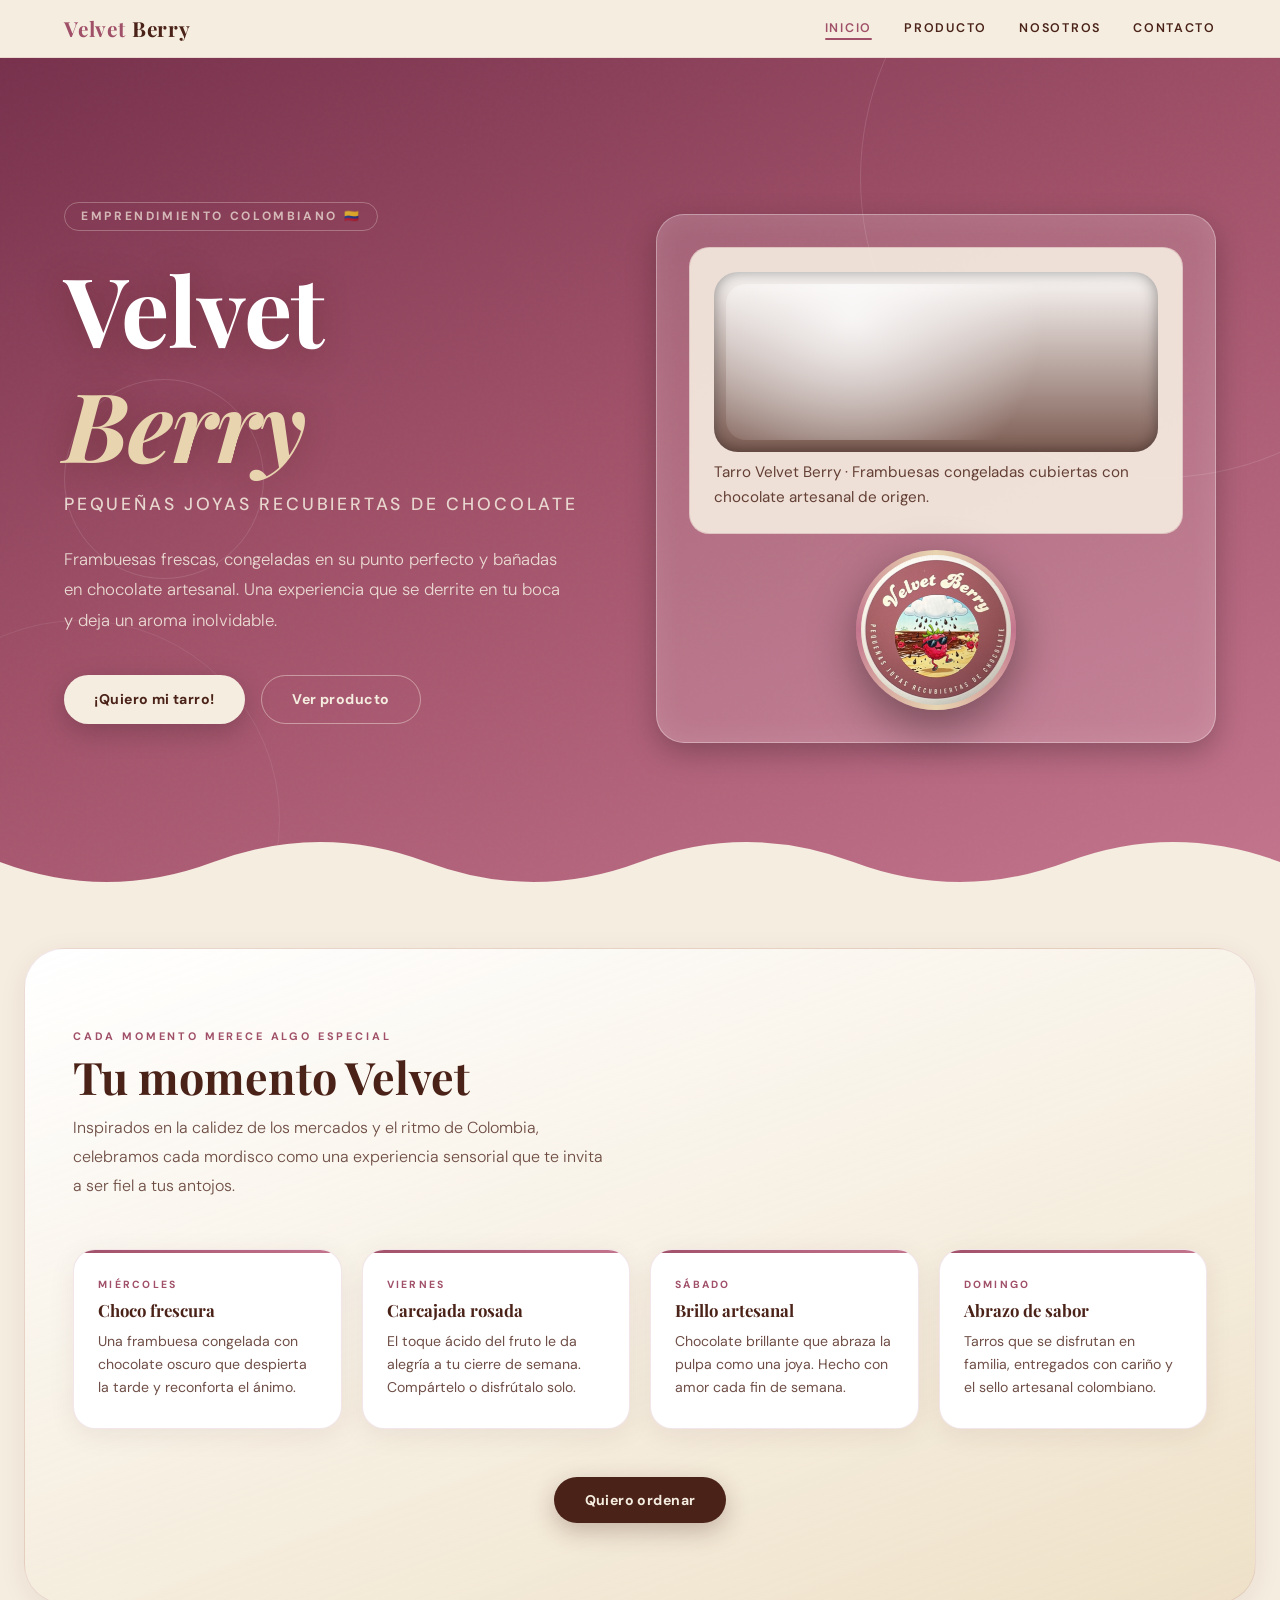
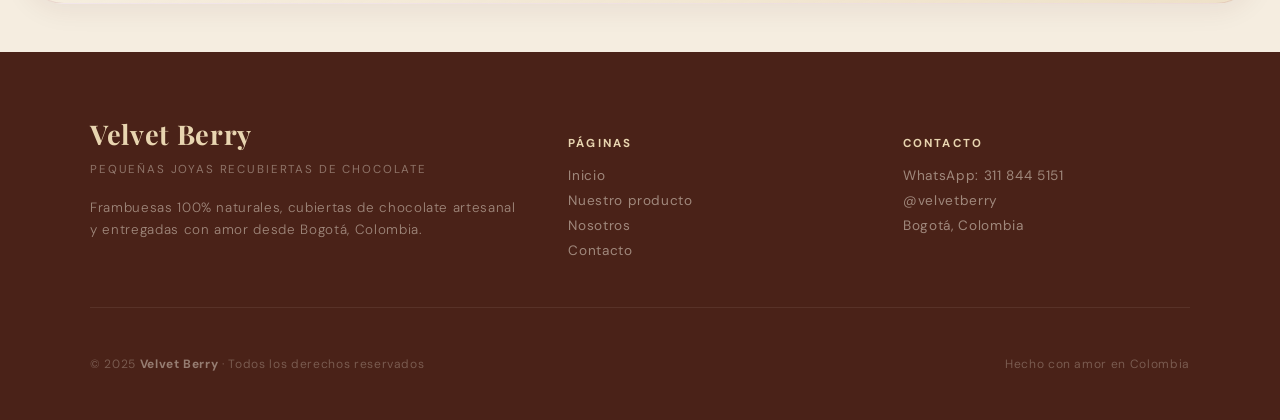
<file: index.html>
<!DOCTYPE html>
<html lang="es">
  <head>
    <meta charset="UTF-8" />
    <meta name="viewport" content="width=device-width, initial-scale=1" />
    <title>Velvet Berry · Pequeñas joyas recubiertas de chocolate</title>
    <link rel="stylesheet" href="styles.css" />
  </head>
  <body>
    <nav>
      <div class="nav-inner">
        <div class="nav-logo">Velvet <span>Berry</span></div>
        <div class="nav-links">
          <a href="index.html" class="active">Inicio</a>
          <a href="producto.html">Producto</a>
          <a href="mision.html">Nosotros</a>
          <a href="contacto.html">Contacto</a>
        </div>
      </div>
    </nav>

    <main>
      <!-- HERO — untouched -->
      <section class="hero" id="hero">
        <div class="hero-circle hero-circle-1"></div>
        <div class="hero-circle hero-circle-2"></div>
        <div class="hero-circle hero-circle-3"></div>
        <div class="hero-content">
          <div class="hero-text">
            <span class="hero-eyebrow">Emprendimiento colombiano 🇨🇴</span>
            <h1 class="hero-title">
              Velvet<br />
              <em>Berry</em>
            </h1>
            <p class="hero-tagline">Pequeñas joyas recubiertas de chocolate</p>
            <p class="hero-description">
              Frambuesas frescas, congeladas en su punto perfecto y bañadas en chocolate artesanal. Una experiencia que se derrite en tu boca y deja un aroma inolvidable.
            </p>
            <div class="hero-buttons">
              <a class="btn-primary" href="contacto.html">¡Quiero mi tarro!</a>
              <a class="btn-ghost" href="producto.html">Ver producto</a>
            </div>
          </div>
          <div class="hero-visual">
            <div class="visual-card">
              <div class="hero-jar"></div>
              <p>Tarro Velvet Berry · Frambuesas congeladas cubiertas con chocolate artesanal de origen.</p>
            </div>
            <div class="hero-logo-wrap">
              <div class="logo-ring">
                <img src="Logo velvet berry.jpeg" alt="Logo Velvet Berry" />
              </div>
            </div>
          </div>
        </div>
        <svg class="drip-top" viewBox="0 0 1440 80" preserveAspectRatio="none" fill="var(--secondary)" xmlns="http://www.w3.org/2000/svg">
          <path d="M0,40 Q120,80 240,40 Q360,0 480,40 Q600,80 720,40 Q840,0 960,40 Q1080,80 1200,40 Q1320,0 1440,40 L1440,80 L0,80 Z"/>
          <ellipse cx="180" cy="75" rx="8" ry="18"/>
          <ellipse cx="420" cy="72" rx="6" ry="14"/>
          <ellipse cx="680" cy="76" rx="9" ry="20"/>
          <ellipse cx="930" cy="73" rx="7" ry="16"/>
          <ellipse cx="1200" cy="75" rx="8" ry="18"/>
        </svg>
      </section>

      <!-- MOMENTOS VELVET -->
      <section class="reference-section fade-in" data-animate>
        <span class="section-eyebrow">Cada momento merece algo especial</span>
        <h3 class="section-heading">Tu momento Velvet</h3>
        <p class="section-lead">Inspirados en la calidez de los mercados y el ritmo de Colombia, celebramos cada mordisco como una experiencia sensorial que te invita a ser fiel a tus antojos.</p>
        <div class="reference-grid">
          <article class="reference-card fade-in" data-animate>
            <span class="day-label">Miércoles</span>
            <h4>Choco frescura</h4>
            <p>Una frambuesa congelada con chocolate oscuro que despierta la tarde y reconforta el ánimo.</p>
          </article>
          <article class="reference-card fade-in delay-1" data-animate>
            <span class="day-label">Viernes</span>
            <h4>Carcajada rosada</h4>
            <p>El toque ácido del fruto le da alegría a tu cierre de semana. Compártelo o disfrútalo solo.</p>
          </article>
          <article class="reference-card fade-in delay-2" data-animate>
            <span class="day-label">Sábado</span>
            <h4>Brillo artesanal</h4>
            <p>Chocolate brillante que abraza la pulpa como una joya. Hecho con amor cada fin de semana.</p>
          </article>
          <article class="reference-card fade-in delay-3" data-animate>
            <span class="day-label">Domingo</span>
            <h4>Abrazo de sabor</h4>
            <p>Tarros que se disfrutan en familia, entregados con cariño y el sello artesanal colombiano.</p>
          </article>
        </div>
        <div class="reference-cta">
          <a class="btn-dark" href="contacto.html">Quiero ordenar</a>
        </div>
      </section>
    </main>

    <footer>
      <div class="footer-inner">
        <div class="footer-top">
          <div>
            <span class="footer-brand-name">Velvet Berry</span>
            <p class="footer-tagline">Pequeñas joyas recubiertas de chocolate</p>
            <p class="footer-desc">Frambuesas 100% naturales, cubiertas de chocolate artesanal y entregadas con amor desde Bogotá, Colombia.</p>
          </div>
          <div class="footer-col">
            <h5>Páginas</h5>
            <ul>
              <li><a href="index.html">Inicio</a></li>
              <li><a href="producto.html">Nuestro producto</a></li>
              <li><a href="mision.html">Nosotros</a></li>
              <li><a href="contacto.html">Contacto</a></li>
            </ul>
          </div>
          <div class="footer-col">
            <h5>Contacto</h5>
            <ul>
              <li><a href="https://wa.me/573118445151">WhatsApp: 311 844 5151</a></li>
              <li><a href="https://instagram.com/velvetberry">@velvetberry</a></li>
              <li><a href="#">Bogotá, Colombia</a></li>
            </ul>
          </div>
        </div>
        <div class="footer-bottom">
          <span>© 2025 <strong>Velvet Berry</strong> · Todos los derechos reservados</span>
          <span>Hecho con amor en Colombia</span>
        </div>
      </div>
    </footer>

    <script src="scripts.js"></script>
  </body>
</html>
</file>
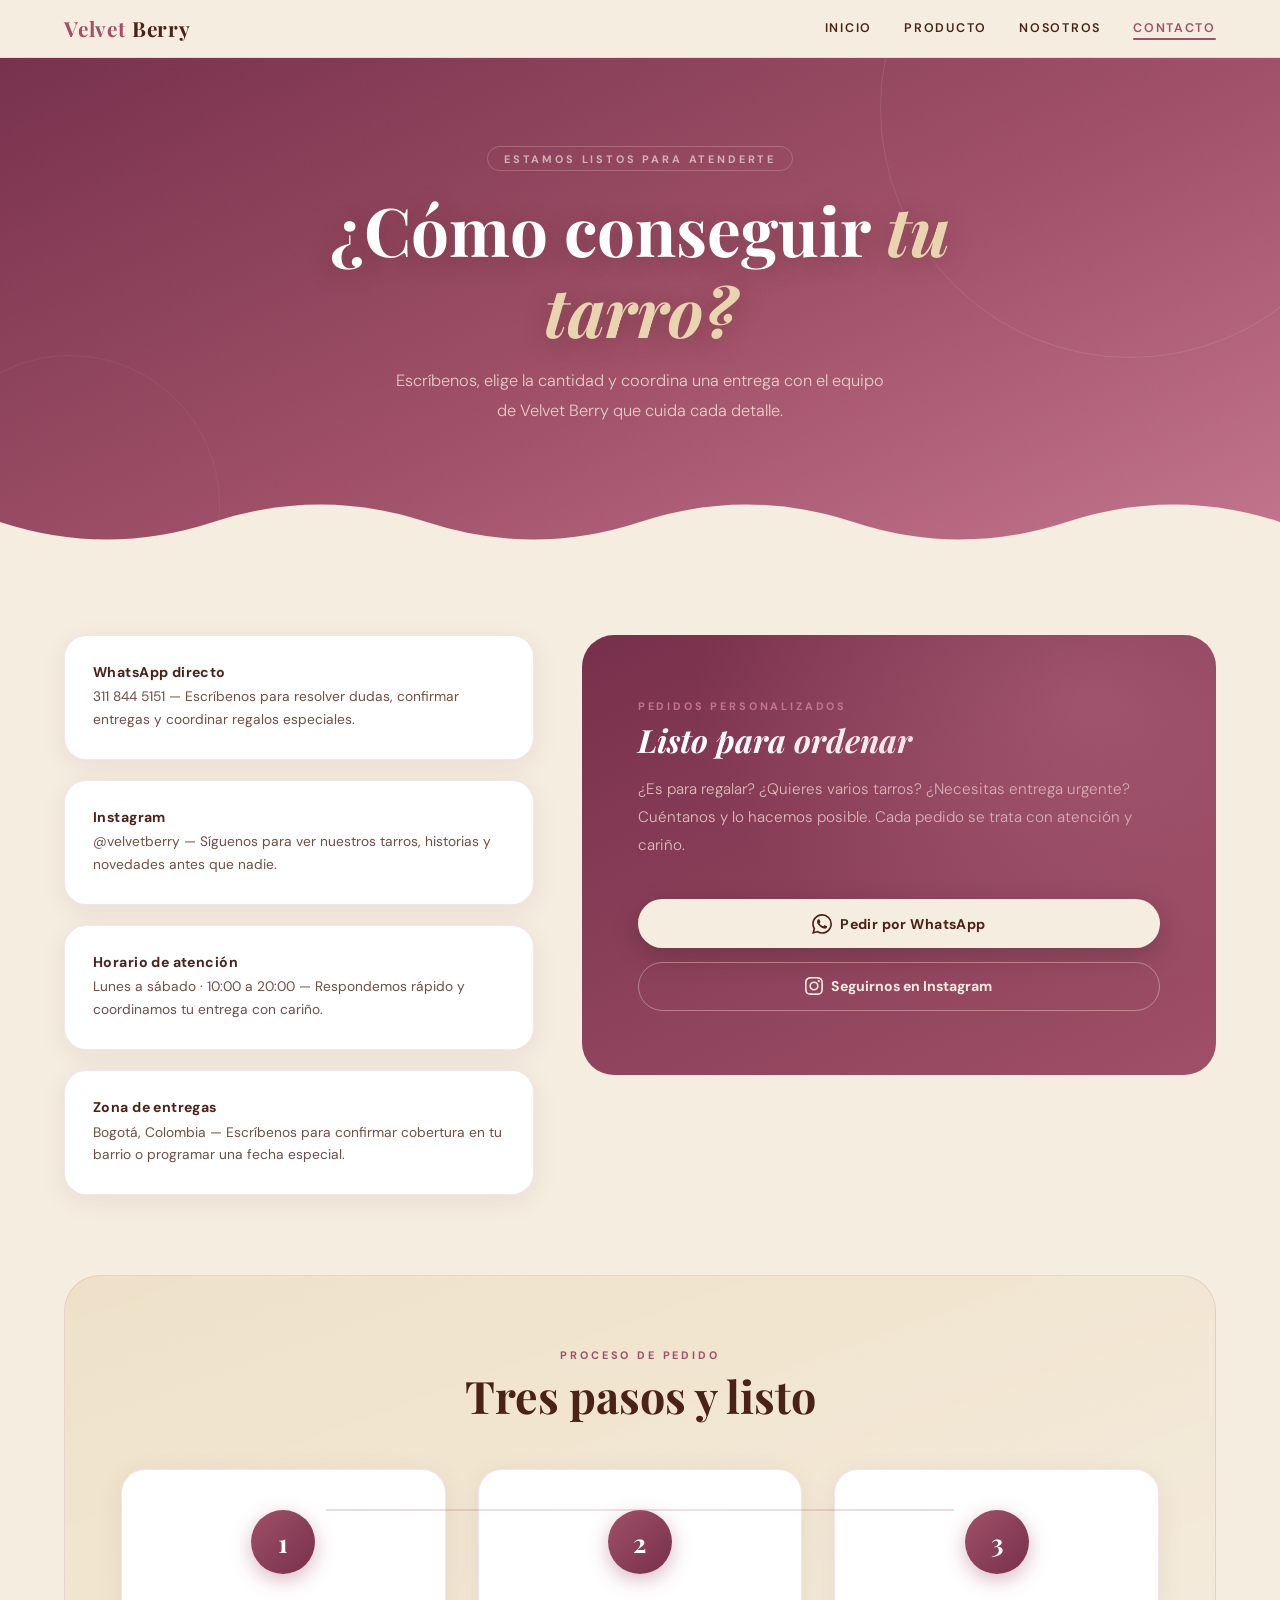
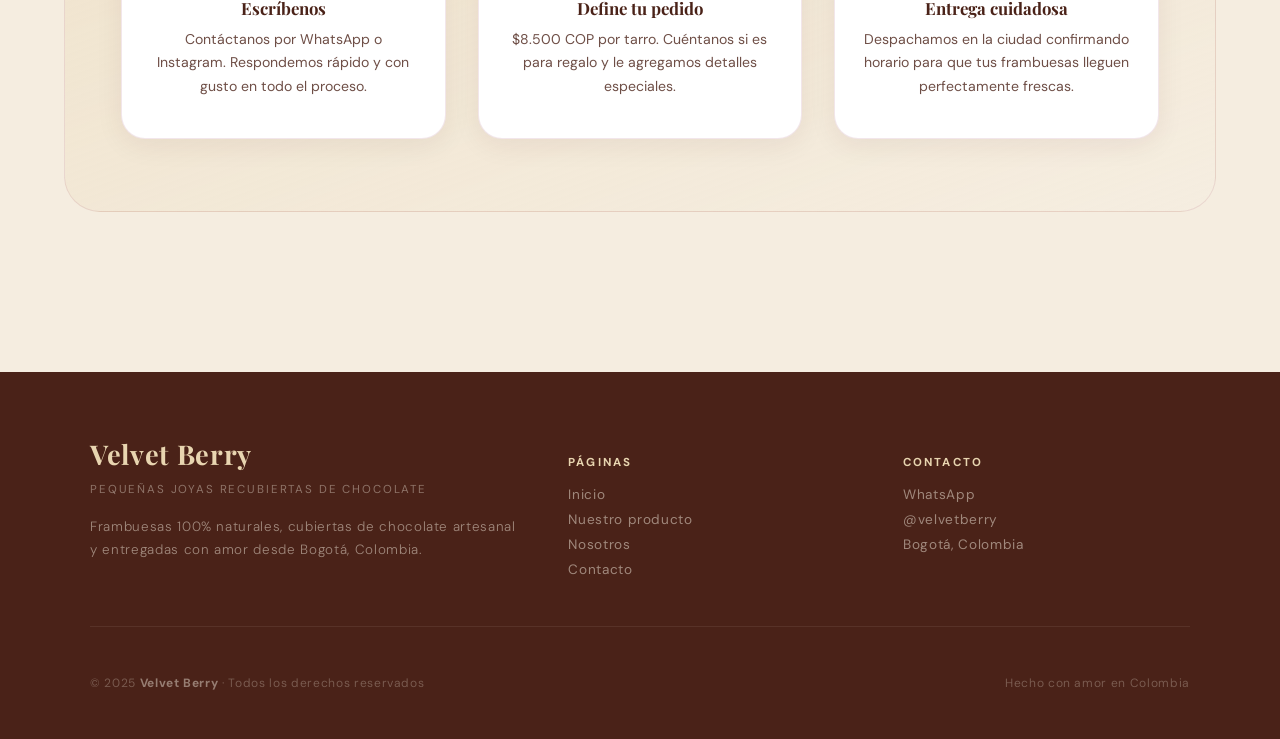
<file: contacto.html>
<!DOCTYPE html>
<html lang="es">
  <head>
    <meta charset="UTF-8" />
    <meta name="viewport" content="width=device-width, initial-scale=1" />
    <title>Contacto · Velvet Berry</title>
    <link rel="stylesheet" href="styles.css" />
  </head>
  <body>
    <nav>
      <div class="nav-inner">
        <div class="nav-logo">Velvet <span>Berry</span></div>
        <div class="nav-links">
          <a href="index.html">Inicio</a>
          <a href="producto.html">Producto</a>
          <a href="mision.html">Nosotros</a>
          <a href="contacto.html" class="active">Contacto</a>
        </div>
      </div>
    </nav>

    <main>
      <!-- PAGE BANNER -->
      <div class="page-banner">
        <div class="pb-circle pb-circle-1"></div>
        <div class="pb-circle pb-circle-2"></div>
        <div class="page-banner-content">
          <span class="page-banner-eyebrow">Estamos listos para atenderte</span>
          <h1>¿Cómo conseguir <em>tu tarro?</em></h1>
          <p>Escríbenos, elige la cantidad y coordina una entrega con el equipo de Velvet Berry que cuida cada detalle.</p>
        </div>
        <svg class="page-banner-drip" viewBox="0 0 1440 70" preserveAspectRatio="none" fill="var(--secondary)" xmlns="http://www.w3.org/2000/svg">
          <path d="M0,35 Q120,70 240,35 Q360,0 480,35 Q600,70 720,35 Q840,0 960,35 Q1080,70 1200,35 Q1320,0 1440,35 L1440,70 L0,70 Z"/>
          <ellipse cx="200" cy="65" rx="7" ry="16"/>
          <ellipse cx="500" cy="62" rx="6" ry="13"/>
          <ellipse cx="760" cy="66" rx="8" ry="18"/>
          <ellipse cx="1020" cy="63" rx="6" ry="14"/>
          <ellipse cx="1280" cy="65" rx="7" ry="16"/>
        </svg>
      </div>

      <div class="content-wrap">

        <!-- CONTACT LAYOUT -->
        <div class="contact-layout fade-in" data-animate>
          <div class="contact-info">
            <div class="contact-info-card">
              <div>
                <h4>WhatsApp directo</h4>
                <p>311 844 5151 — Escríbenos para resolver dudas, confirmar entregas y coordinar regalos especiales.</p>
              </div>
            </div>
            <div class="contact-info-card">
              <div>
                <h4>Instagram</h4>
                <p>@velvetberry — Síguenos para ver nuestros tarros, historias y novedades antes que nadie.</p>
              </div>
            </div>
            <div class="contact-info-card">
              <div>
                <h4>Horario de atención</h4>
                <p>Lunes a sábado · 10:00 a 20:00 — Respondemos rápido y coordinamos tu entrega con cariño.</p>
              </div>
            </div>
            <div class="contact-info-card">
              <div>
                <h4>Zona de entregas</h4>
                <p>Bogotá, Colombia — Escríbenos para confirmar cobertura en tu barrio o programar una fecha especial.</p>
              </div>
            </div>
          </div>

          <div class="contact-cta-panel">
            <span class="section-eyebrow">Pedidos personalizados</span>
            <h3>Listo para <em>ordenar</em></h3>
            <p>¿Es para regalar? ¿Quieres varios tarros? ¿Necesitas entrega urgente? Cuéntanos y lo hacemos posible. Cada pedido se trata con atención y cariño.</p>
            <div class="cta-buttons">
              <a class="btn-primary cta-btn-light" href="https://wa.me/573118445151" target="_blank" rel="noreferrer">
                <svg width="20" height="20" viewBox="0 0 24 24" fill="currentColor"><path d="M17.472 14.382c-.297-.149-1.758-.867-2.03-.967-.273-.099-.471-.148-.67.15-.197.297-.767.966-.94 1.164-.173.199-.347.223-.644.075-.297-.15-1.255-.463-2.39-1.475-.883-.788-1.48-1.761-1.653-2.059-.173-.297-.018-.458.13-.606.134-.133.298-.347.446-.52.149-.174.198-.298.298-.497.099-.198.05-.371-.025-.52-.075-.149-.669-1.612-.916-2.207-.242-.579-.487-.5-.669-.51-.173-.008-.371-.01-.57-.01-.198 0-.52.074-.792.372-.272.297-1.04 1.016-1.04 2.479 0 1.462 1.065 2.875 1.213 3.074.149.198 2.096 3.2 5.077 4.487.709.306 1.262.489 1.694.625.712.227 1.36.195 1.871.118.571-.085 1.758-.719 2.006-1.413.248-.694.248-1.289.173-1.413-.074-.124-.272-.198-.57-.347m-5.421 7.403h-.004a9.87 9.87 0 01-5.031-1.378l-.361-.214-3.741.982.998-3.648-.235-.374a9.86 9.86 0 01-1.51-5.26c.001-5.45 4.436-9.884 9.888-9.884 2.64 0 5.122 1.03 6.988 2.898a9.825 9.825 0 012.893 6.994c-.003 5.45-4.437 9.884-9.885 9.884m8.413-18.297A11.815 11.815 0 0012.05 0C5.495 0 .16 5.335.157 11.892c0 2.096.547 4.142 1.588 5.945L.057 24l6.305-1.654a11.882 11.882 0 005.683 1.448h.005c6.554 0 11.89-5.335 11.893-11.893a11.821 11.821 0 00-3.48-8.413z"/></svg>
                Pedir por WhatsApp
              </a>
              <a class="cta-btn-border" href="https://instagram.com/velvetberry" target="_blank" rel="noreferrer">
                <svg width="18" height="18" viewBox="0 0 24 24" fill="currentColor"><path d="M12 2.163c3.204 0 3.584.012 4.85.07 3.252.148 4.771 1.691 4.919 4.919.058 1.265.069 1.645.069 4.849 0 3.205-.012 3.584-.069 4.849-.149 3.225-1.664 4.771-4.919 4.919-1.266.058-1.644.07-4.85.07-3.204 0-3.584-.012-4.849-.07-3.26-.149-4.771-1.699-4.919-4.92-.058-1.265-.07-1.644-.07-4.849 0-3.204.013-3.583.07-4.849.149-3.227 1.664-4.771 4.919-4.919 1.266-.057 1.645-.069 4.849-.069zM12 0C8.741 0 8.333.014 7.053.072 2.695.272.273 2.69.073 7.052.014 8.333 0 8.741 0 12c0 3.259.014 3.668.072 4.948.2 4.358 2.618 6.78 6.98 6.98C8.333 23.986 8.741 24 12 24c3.259 0 3.668-.014 4.948-.072 4.354-.2 6.782-2.618 6.979-6.98.059-1.28.073-1.689.073-4.948 0-3.259-.014-3.667-.072-4.947-.196-4.354-2.617-6.78-6.979-6.98C15.668.014 15.259 0 12 0zm0 5.838a6.162 6.162 0 100 12.324 6.162 6.162 0 000-12.324zM12 16a4 4 0 110-8 4 4 0 010 8zm6.406-11.845a1.44 1.44 0 100 2.881 1.44 1.44 0 000-2.881z"/></svg>
                Seguirnos en Instagram
              </a>
            </div>
          </div>
        </div>

        <!-- STEPS SECTION -->
        <div class="steps-section fade-in" data-animate>
          <span class="section-eyebrow center">Proceso de pedido</span>
          <h2 class="section-heading center">Tres pasos y listo</h2>
          <div class="steps-grid">
            <article class="step-card">
              <div class="step-number-circle">1</div>
              <h3>Escríbenos</h3>
              <p>Contáctanos por WhatsApp o Instagram. Respondemos rápido y con gusto en todo el proceso.</p>
            </article>
            <article class="step-card">
              <div class="step-number-circle">2</div>
              <h3>Define tu pedido</h3>
              <p>$8.500 COP por tarro. Cuéntanos si es para regalo y le agregamos detalles especiales.</p>
            </article>
            <article class="step-card">
              <div class="step-number-circle">3</div>
              <h3>Entrega cuidadosa</h3>
              <p>Despachamos en la ciudad confirmando horario para que tus frambuesas lleguen perfectamente frescas.</p>
            </article>
          </div>
        </div>

      </div>
    </main>

    <footer>
      <div class="footer-inner">
        <div class="footer-top">
          <div>
            <span class="footer-brand-name">Velvet Berry</span>
            <p class="footer-tagline">Pequeñas joyas recubiertas de chocolate</p>
            <p class="footer-desc">Frambuesas 100% naturales, cubiertas de chocolate artesanal y entregadas con amor desde Bogotá, Colombia.</p>
          </div>
          <div class="footer-col">
            <h5>Páginas</h5>
            <ul>
              <li><a href="index.html">Inicio</a></li>
              <li><a href="producto.html">Nuestro producto</a></li>
              <li><a href="mision.html">Nosotros</a></li>
              <li><a href="contacto.html">Contacto</a></li>
            </ul>
          </div>
          <div class="footer-col">
            <h5>Contacto</h5>
            <ul>
              <li><a href="https://wa.me/573118445151">WhatsApp</a></li>
              <li><a href="https://instagram.com/velvetberry">@velvetberry</a></li>
              <li><a href="#">Bogotá, Colombia</a></li>
            </ul>
          </div>
        </div>
        <div class="footer-bottom">
          <span>© 2025 <strong>Velvet Berry</strong> · Todos los derechos reservados</span>
          <span>Hecho con amor en Colombia</span>
        </div>
      </div>
    </footer>

    <script src="scripts.js"></script>
  </body>
</html>
</file>
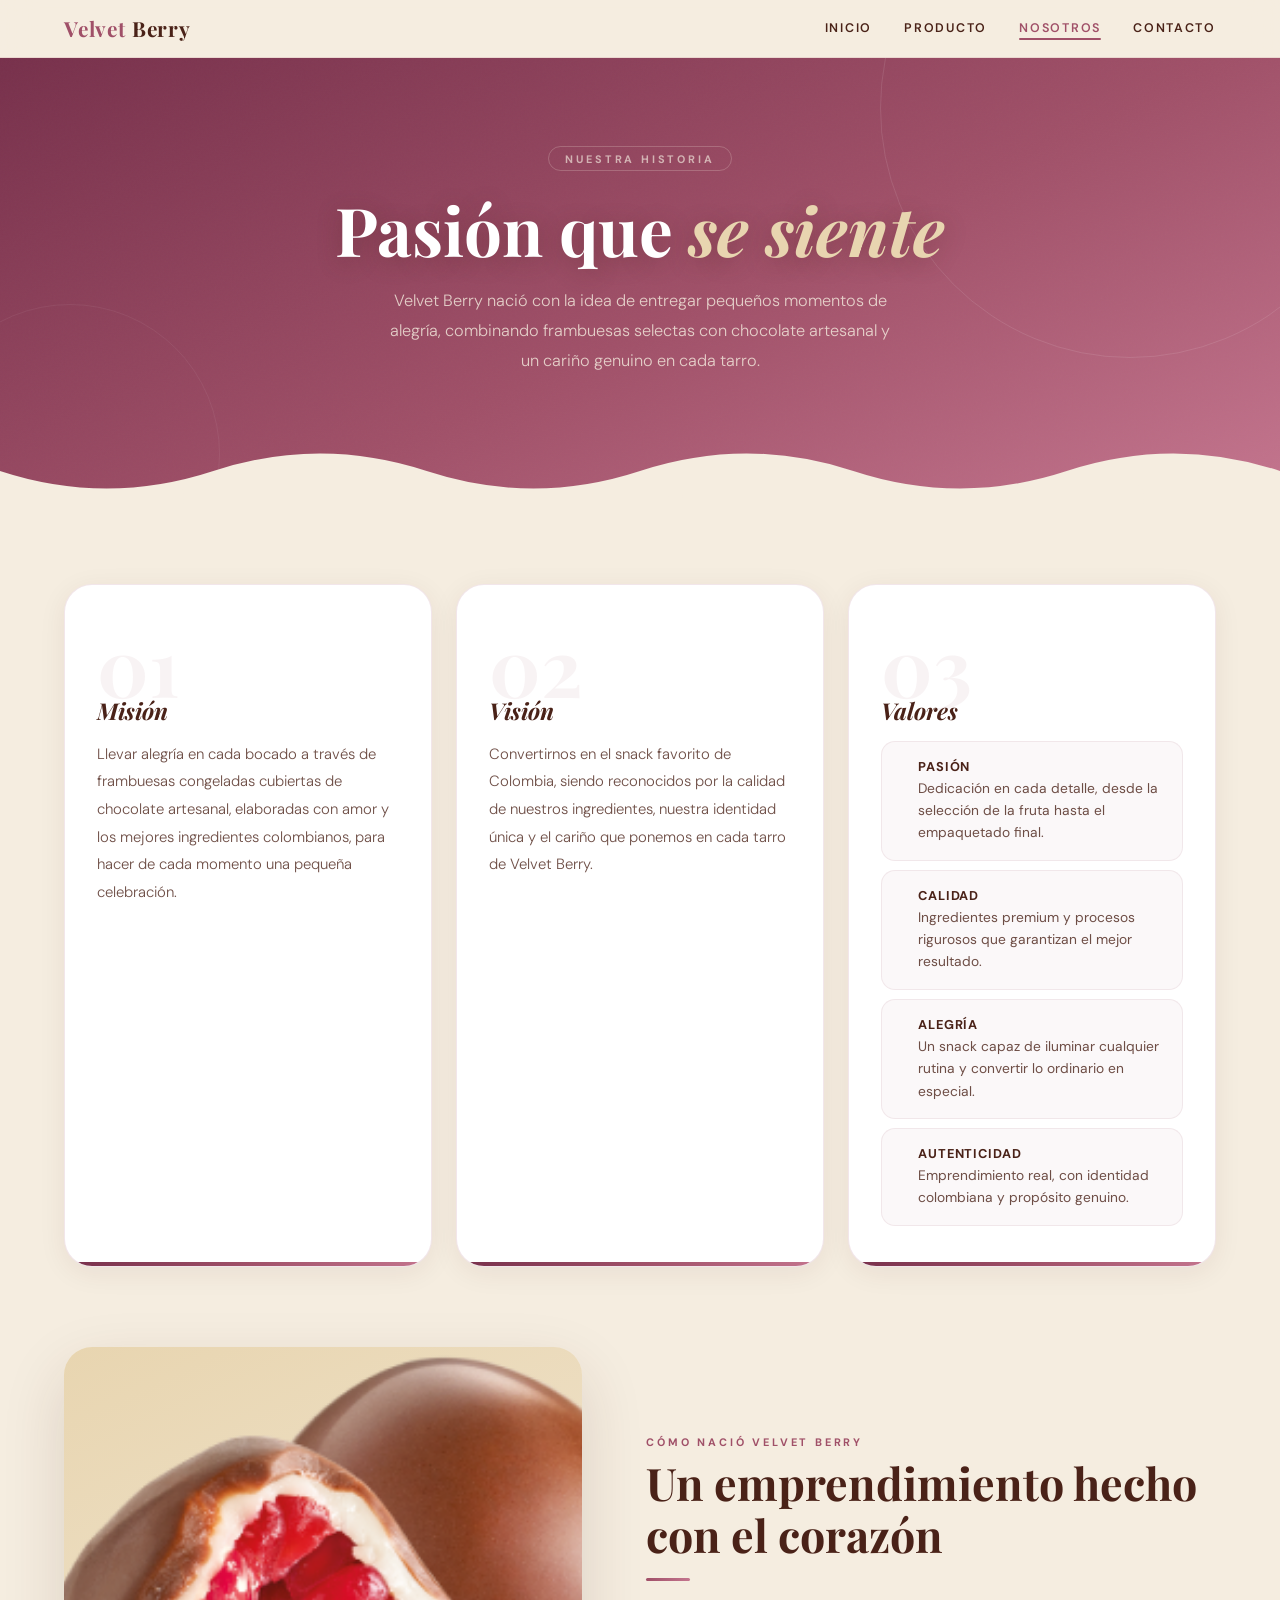
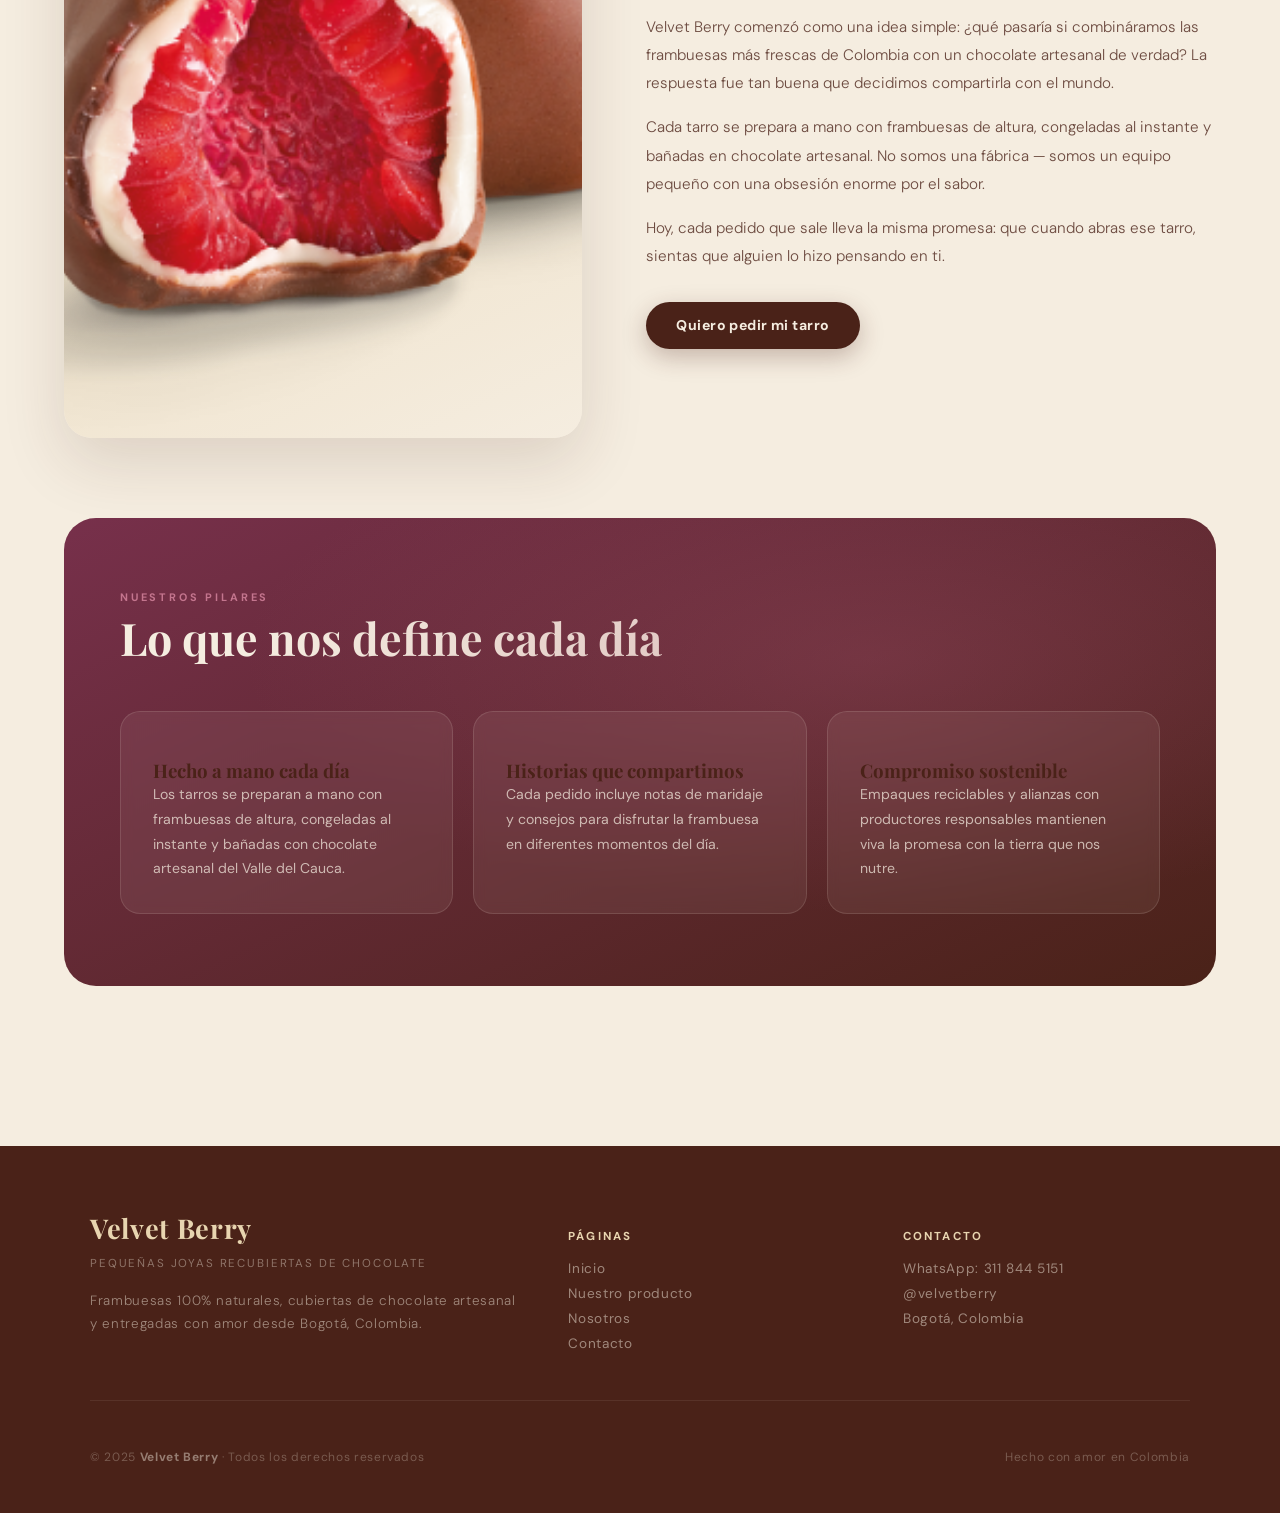
<file: mision.html>
<!DOCTYPE html>
<html lang="es">
  <head>
    <meta charset="UTF-8" />
    <meta name="viewport" content="width=device-width, initial-scale=1" />
    <title>Nosotros · Velvet Berry</title>
    <link rel="stylesheet" href="styles.css" />
  </head>
  <body>
    <nav>
      <div class="nav-inner">
        <div class="nav-logo">Velvet <span>Berry</span></div>
        <div class="nav-links">
          <a href="index.html">Inicio</a>
          <a href="producto.html">Producto</a>
          <a href="mision.html" class="active">Nosotros</a>
          <a href="contacto.html">Contacto</a>
        </div>
      </div>
    </nav>

    <main>
      <!-- PAGE BANNER -->
      <div class="page-banner">
        <div class="pb-circle pb-circle-1"></div>
        <div class="pb-circle pb-circle-2"></div>
        <div class="page-banner-content">
          <span class="page-banner-eyebrow">Nuestra historia</span>
          <h1>Pasión que <em>se siente</em></h1>
          <p>Velvet Berry nació con la idea de entregar pequeños momentos de alegría, combinando frambuesas selectas con chocolate artesanal y un cariño genuino en cada tarro.</p>
        </div>
        <svg class="page-banner-drip" viewBox="0 0 1440 70" preserveAspectRatio="none" fill="var(--secondary)" xmlns="http://www.w3.org/2000/svg">
          <path d="M0,35 Q120,70 240,35 Q360,0 480,35 Q600,70 720,35 Q840,0 960,35 Q1080,70 1200,35 Q1320,0 1440,35 L1440,70 L0,70 Z"/>
          <ellipse cx="200" cy="65" rx="7" ry="16"/>
          <ellipse cx="500" cy="62" rx="6" ry="13"/>
          <ellipse cx="760" cy="66" rx="8" ry="18"/>
          <ellipse cx="1020" cy="63" rx="6" ry="14"/>
          <ellipse cx="1280" cy="65" rx="7" ry="16"/>
        </svg>
      </div>

      <div class="content-wrap">

        <!-- MISIÓN VISIÓN VALORES -->
        <div class="mvv-grid">
          <article class="mvv-card fade-in" data-animate>
            <span class="mvv-number">01</span>
            <h3>Misión</h3>
            <p>Llevar alegría en cada bocado a través de frambuesas congeladas cubiertas de chocolate artesanal, elaboradas con amor y los mejores ingredientes colombianos, para hacer de cada momento una pequeña celebración.</p>
          </article>
          <article class="mvv-card fade-in delay-1" data-animate>
            <span class="mvv-number">02</span>
            <h3>Visión</h3>
            <p>Convertirnos en el snack favorito de Colombia, siendo reconocidos por la calidad de nuestros ingredientes, nuestra identidad única y el cariño que ponemos en cada tarro de Velvet Berry.</p>
          </article>
          <article class="mvv-card fade-in delay-2" data-animate>
            <span class="mvv-number">03</span>
            <h3>Valores</h3>
            <ul class="valores-list">
              <li>
                <span class="v-icon"></span>
                <div class="valor-text">
                  <strong>Pasión</strong>
                  <span>Dedicación en cada detalle, desde la selección de la fruta hasta el empaquetado final.</span>
                </div>
              </li>
              <li>
                <span class="v-icon"></span>
                <div class="valor-text">
                  <strong>Calidad</strong>
                  <span>Ingredientes premium y procesos rigurosos que garantizan el mejor resultado.</span>
                </div>
              </li>
              <li>
                <span class="v-icon"></span>
                <div class="valor-text">
                  <strong>Alegría</strong>
                  <span>Un snack capaz de iluminar cualquier rutina y convertir lo ordinario en especial.</span>
                </div>
              </li>
              <li>
                <span class="v-icon"></span>
                <div class="valor-text">
                  <strong>Autenticidad</strong>
                  <span>Emprendimiento real, con identidad colombiana y propósito genuino.</span>
                </div>
              </li>
            </ul>
          </article>
        </div>

        <!-- STORY SECTION -->
        <div class="story-section fade-in" data-animate>
          <div class="story-image">
            <img src="franuis-portada.png" alt="Velvet Berry — frambuesas con chocolate" />
          </div>
          <div class="story-text">
            <span class="section-eyebrow">Cómo nació Velvet Berry</span>
            <h2 class="section-heading">Un emprendimiento hecho con el corazón</h2>
            <div class="section-divider"></div>
            <p>Velvet Berry comenzó como una idea simple: ¿qué pasaría si combináramos las frambuesas más frescas de Colombia con un chocolate artesanal de verdad? La respuesta fue tan buena que decidimos compartirla con el mundo.</p>
            <p>Cada tarro se prepara a mano con frambuesas de altura, congeladas al instante y bañadas en chocolate artesanal. No somos una fábrica — somos un equipo pequeño con una obsesión enorme por el sabor.</p>
            <p style="margin-bottom: 2rem;">Hoy, cada pedido que sale lleva la misma promesa: que cuando abras ese tarro, sientas que alguien lo hizo pensando en ti.</p>
            <a class="btn-dark" href="contacto.html">Quiero pedir mi tarro</a>
          </div>
        </div>

        <!-- PILLARS BAND -->
        <div class="pillars-band fade-in" data-animate>
          <span class="section-eyebrow">Nuestros pilares</span>
          <h2 class="section-heading">Lo que nos define cada día</h2>
          <div class="pillars-grid">
            <div class="pillar-card">
              <span class="pillar-icon"></span>
              <h3>Hecho a mano cada día</h3>
              <p>Los tarros se preparan a mano con frambuesas de altura, congeladas al instante y bañadas con chocolate artesanal del Valle del Cauca.</p>
            </div>
            <div class="pillar-card">
              <span class="pillar-icon"></span>
              <h3>Historias que compartimos</h3>
              <p>Cada pedido incluye notas de maridaje y consejos para disfrutar la frambuesa en diferentes momentos del día.</p>
            </div>
            <div class="pillar-card">
              <span class="pillar-icon"></span>
              <h3>Compromiso sostenible</h3>
              <p>Empaques reciclables y alianzas con productores responsables mantienen viva la promesa con la tierra que nos nutre.</p>
            </div>
          </div>
        </div>

      </div>
    </main>

    <footer>
      <div class="footer-inner">
        <div class="footer-top">
          <div>
            <span class="footer-brand-name">Velvet Berry</span>
            <p class="footer-tagline">Pequeñas joyas recubiertas de chocolate</p>
            <p class="footer-desc">Frambuesas 100% naturales, cubiertas de chocolate artesanal y entregadas con amor desde Bogotá, Colombia.</p>
          </div>
          <div class="footer-col">
            <h5>Páginas</h5>
            <ul>
              <li><a href="index.html">Inicio</a></li>
              <li><a href="producto.html">Nuestro producto</a></li>
              <li><a href="mision.html">Nosotros</a></li>
              <li><a href="contacto.html">Contacto</a></li>
            </ul>
          </div>
          <div class="footer-col">
            <h5>Contacto</h5>
            <ul>
              <li><a href="https://wa.me/573118445151">WhatsApp: 311 844 5151</a></li>
              <li><a href="https://instagram.com/velvetberry">@velvetberry</a></li>
              <li><a href="#">Bogotá, Colombia</a></li>
            </ul>
          </div>
        </div>
        <div class="footer-bottom">
          <span>© 2025 <strong>Velvet Berry</strong> · Todos los derechos reservados</span>
          <span>Hecho con amor en Colombia</span>
        </div>
      </div>
    </footer>

    <script src="scripts.js"></script>
  </body>
</html>
</file>
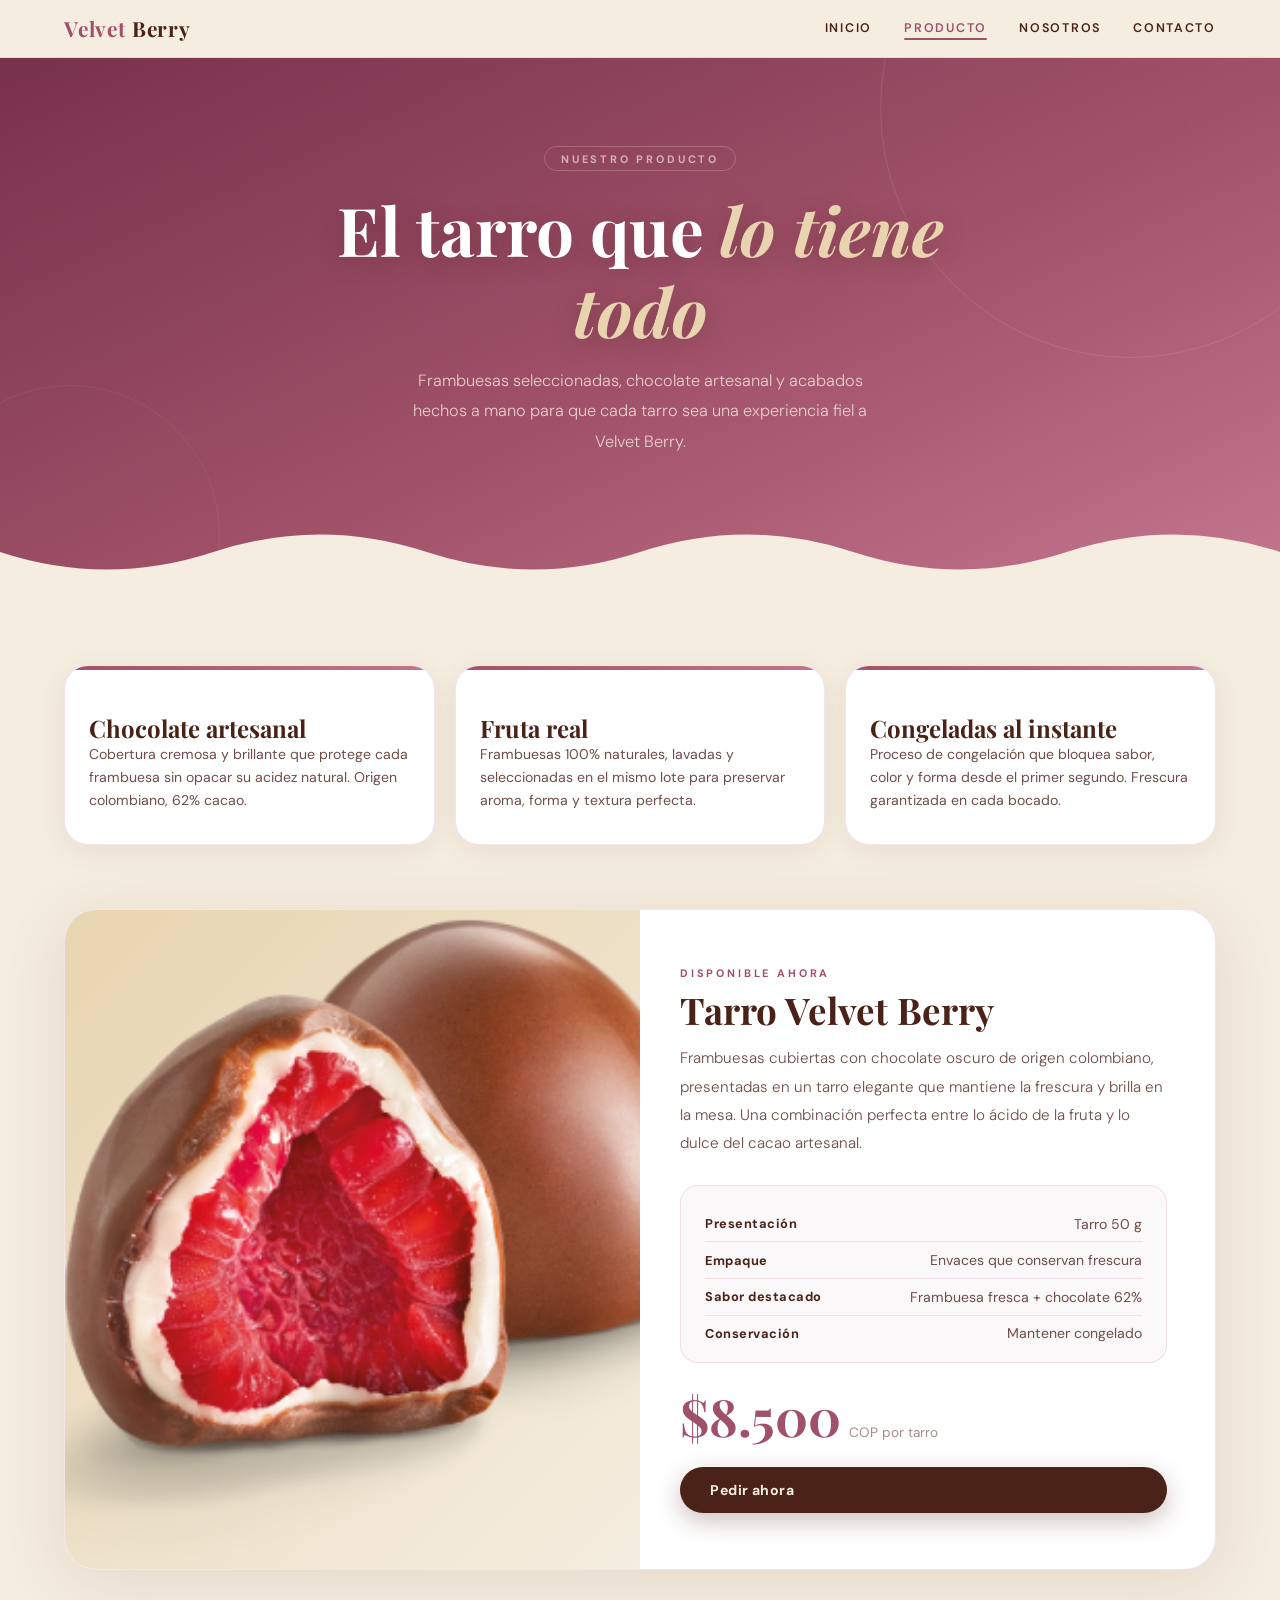
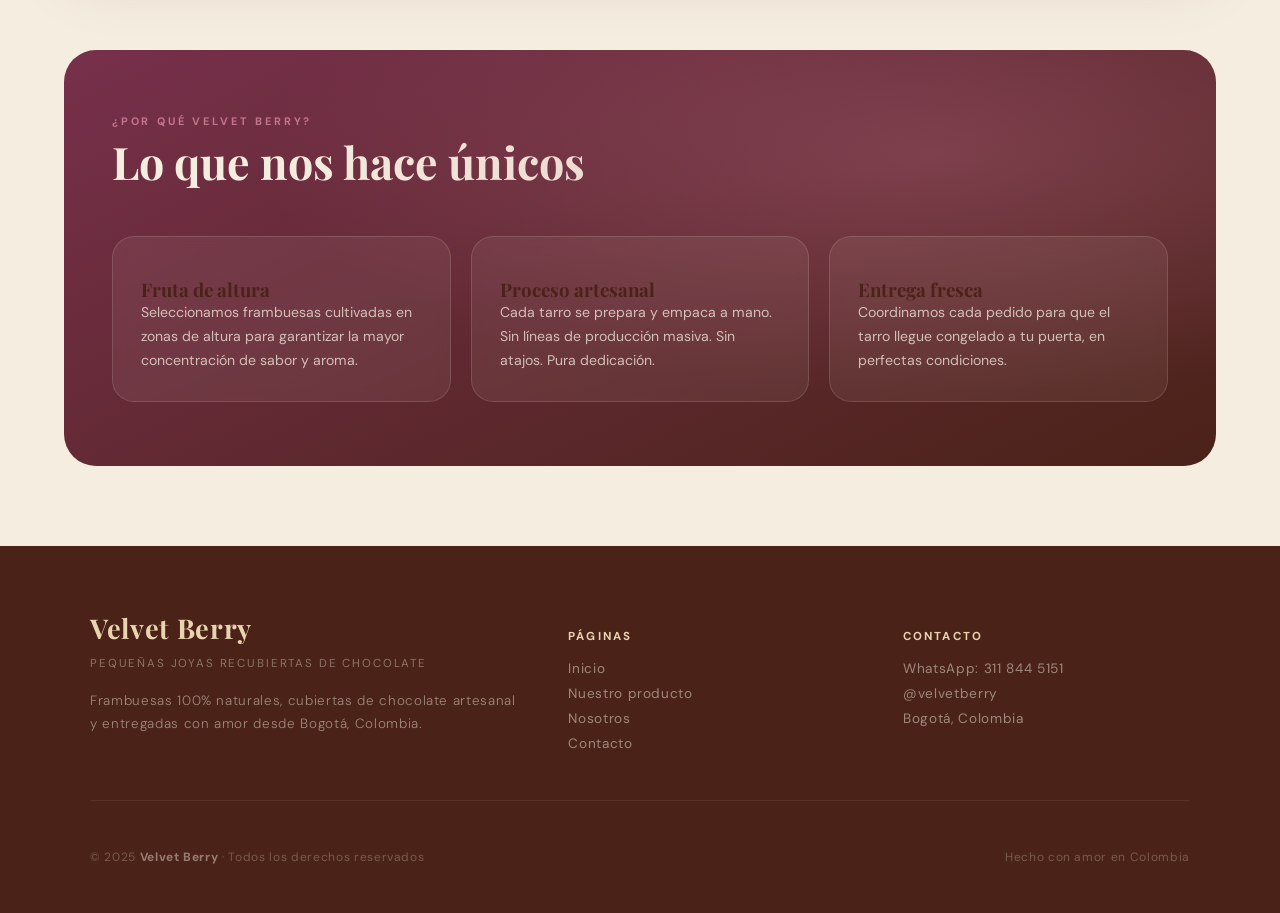
<file: producto.html>
<!DOCTYPE html>
<html lang="es">
  <head>
    <meta charset="UTF-8" />
    <meta name="viewport" content="width=device-width, initial-scale=1" />
    <title>Producto · Velvet Berry</title>
    <link rel="stylesheet" href="styles.css" />
  </head>
  <body>
    <nav>
      <div class="nav-inner">
        <div class="nav-logo">Velvet <span>Berry</span></div>
        <div class="nav-links">
          <a href="index.html">Inicio</a>
          <a href="producto.html" class="active">Producto</a>
          <a href="mision.html">Nosotros</a>
          <a href="contacto.html">Contacto</a>
        </div>
      </div>
    </nav>

    <main>
      <!-- PAGE BANNER -->
      <div class="page-banner">
        <div class="pb-circle pb-circle-1"></div>
        <div class="pb-circle pb-circle-2"></div>
        <div class="page-banner-content">
          <span class="page-banner-eyebrow">Nuestro producto</span>
          <h1>El tarro que <em>lo tiene todo</em></h1>
          <p>Frambuesas seleccionadas, chocolate artesanal y acabados hechos a mano para que cada tarro sea una experiencia fiel a Velvet Berry.</p>
        </div>
        <svg class="page-banner-drip" viewBox="0 0 1440 70" preserveAspectRatio="none" fill="var(--secondary)" xmlns="http://www.w3.org/2000/svg">
          <path d="M0,35 Q120,70 240,35 Q360,0 480,35 Q600,70 720,35 Q840,0 960,35 Q1080,70 1200,35 Q1320,0 1440,35 L1440,70 L0,70 Z"/>
          <ellipse cx="200" cy="65" rx="7" ry="16"/>
          <ellipse cx="500" cy="62" rx="6" ry="13"/>
          <ellipse cx="760" cy="66" rx="8" ry="18"/>
          <ellipse cx="1020" cy="63" rx="6" ry="14"/>
          <ellipse cx="1280" cy="65" rx="7" ry="16"/>
        </svg>
      </div>

      <!-- FEATURES STRIP -->
      <div class="content-wrap">
        <div class="features-strip">
          <article class="feature-card fade-in" data-animate>
            <span class="feature-icon"></span>
            <h2>Chocolate artesanal</h2>
            <p>Cobertura cremosa y brillante que protege cada frambuesa sin opacar su acidez natural. Origen colombiano, 62% cacao.</p>
          </article>
          <article class="feature-card fade-in delay-1" data-animate>
            <span class="feature-icon"></span>
            <h2>Fruta real</h2>
            <p>Frambuesas 100% naturales, lavadas y seleccionadas en el mismo lote para preservar aroma, forma y textura perfecta.</p>
          </article>
          <article class="feature-card fade-in delay-2" data-animate>
            <span class="feature-icon"></span>
            <h2>Congeladas al instante</h2>
            <p>Proceso de congelación que bloquea sabor, color y forma desde el primer segundo. Frescura garantizada en cada bocado.</p>
          </article>
        </div>

        <!-- PRODUCT SHOWCASE -->
        <div class="product-showcase fade-in" data-animate>
          <div class="product-image-wrap">
            <img src="franuis-portada.png" alt="Frambuesas cubiertas de chocolate Velvet Berry" />
          </div>
          <div class="product-info">
            <span class="section-eyebrow">Disponible ahora</span>
            <h2 class="product-title">Tarro Velvet Berry</h2>
            <p class="product-description">
              Frambuesas cubiertas con chocolate oscuro de origen colombiano, presentadas en un tarro elegante que mantiene la frescura y brilla en la mesa. Una combinación perfecta entre lo ácido de la fruta y lo dulce del cacao artesanal.
            </p>
            <div class="product-specs">
              <div class="spec-row">
                <span class="spec-label">Presentación</span>
                <span class="spec-value">Tarro 50 g</span>
              </div>
              <div class="spec-row">
                <span class="spec-label">Empaque</span>
                <span class="spec-value">Envaces que conservan frescura</span>
              </div>
              <div class="spec-row">
                <span class="spec-label">Sabor destacado</span>
                <span class="spec-value">Frambuesa fresca + chocolate 62%</span>
              </div>
              <div class="spec-row">
                <span class="spec-label">Conservación</span>
                <span class="spec-value">Mantener congelado</span>
              </div>
            </div>
            <div class="product-price-row">
              <span class="product-price">$8.500</span>
              <span class="product-price-unit">COP por tarro</span>
            </div>
            <a class="btn-dark" href="contacto.html">Pedir ahora</a>
          </div>
        </div>

        <!-- BENEFITS BAND -->
        <div class="benefits-band fade-in" data-animate>
          <span class="section-eyebrow">¿Por qué Velvet Berry?</span>
          <h2 class="section-heading">Lo que nos hace únicos</h2>
          <div class="benefits-grid">
            <div class="benefit-card">
              <span class="benefit-icon"></span>
              <h3>Fruta de altura</h3>
              <p>Seleccionamos frambuesas cultivadas en zonas de altura para garantizar la mayor concentración de sabor y aroma.</p>
            </div>
            <div class="benefit-card">
              <span class="benefit-icon"></span>
              <h3>Proceso artesanal</h3>
              <p>Cada tarro se prepara y empaca a mano. Sin líneas de producción masiva. Sin atajos. Pura dedicación.</p>
            </div>
            <div class="benefit-card">
              <span class="benefit-icon"></span>
              <h3>Entrega fresca</h3>
              <p>Coordinamos cada pedido para que el tarro llegue congelado a tu puerta, en perfectas condiciones.</p>
            </div>
          </div>
        </div>
      </div>
    </main>

    <footer>
      <div class="footer-inner">
        <div class="footer-top">
          <div>
            <span class="footer-brand-name">Velvet Berry</span>
            <p class="footer-tagline">Pequeñas joyas recubiertas de chocolate</p>
            <p class="footer-desc">Frambuesas 100% naturales, cubiertas de chocolate artesanal y entregadas con amor desde Bogotá, Colombia.</p>
          </div>
          <div class="footer-col">
            <h5>Páginas</h5>
            <ul>
              <li><a href="index.html">Inicio</a></li>
              <li><a href="producto.html">Nuestro producto</a></li>
              <li><a href="mision.html">Nosotros</a></li>
              <li><a href="contacto.html">Contacto</a></li>
            </ul>
          </div>
          <div class="footer-col">
            <h5>Contacto</h5>
            <ul>
              <li><a href="https://wa.me/573118445151">WhatsApp: 311 844 5151</a></li>
              <li><a href="https://instagram.com/velvetberry">@velvetberry</a></li>
              <li><a href="#">Bogotá, Colombia</a></li>
            </ul>
          </div>
        </div>
        <div class="footer-bottom">
          <span>© 2025 <strong>Velvet Berry</strong> · Todos los derechos reservados</span>
          <span>Hecho con amor en Colombia</span>
        </div>
      </div>
    </footer>

    <script src="scripts.js"></script>
  </body>
</html>
</file>
<file: styles.css>
@import url("https://fonts.googleapis.com/css2?family=Playfair+Display:ital,wght@0,400;0,500;0,700;1,400;1,700&family=DM+Sans:opsz,wght@9..40,300;9..40,400;9..40,500;9..40,600;9..40,700&display=swap");

:root {
  --primary: #a05068;
  --primary-light: #c4758e;
  --primary-dark: #77304b;
  --secondary: #f5ede0;
  --accent: #4a2218;
  --sand: #e8d5b0;
  --sand-dark: #d4bc90;
  --white: #ffffff;
  --text-muted: rgba(74,34,24,0.5);
  --text-body: rgba(74,34,24,0.8);
  --border: rgba(160,80,104,0.14);
  --card-shadow: 0 6px 28px rgba(74,34,24,0.07);
  --card-shadow-hover: 0 18px 48px rgba(74,34,24,0.13);
}

*, *::before, *::after { box-sizing: border-box; }
html { scroll-behavior: smooth; }
body {
  margin: 0;
  font-family: "DM Sans", system-ui, sans-serif;
  background: var(--secondary);
  color: var(--accent);
  overflow-x: hidden;
  -webkit-font-smoothing: antialiased;
}
h1, h2, h3, h4 { font-family: "Playfair Display", serif; line-height: 1.2; margin: 0; font-weight: 700; }
p { margin: 0 0 1rem; line-height: 1.75; }
a { color: inherit; }
img { max-width: 100%; display: block; }

/* ── NAV ── */
nav {
  position: sticky; top: 0; z-index: 100;
  background: rgba(245,237,224,0.94);
  backdrop-filter: blur(16px);
  border-bottom: 1px solid var(--border);
}
.nav-inner {
  max-width: 1200px; margin: 0 auto;
  padding: 0.9rem 1.5rem;
  display: flex; align-items: center; justify-content: space-between; gap: 1rem;
}
.nav-logo {
  font-family: "Playfair Display", serif;
  font-size: 1.3rem; font-weight: 700;
  color: var(--primary); letter-spacing: 0.04em; text-decoration: none;
}
.nav-logo span { color: var(--accent); }
.nav-links { display: flex; gap: 2rem; align-items: center; }
.nav-links a {
  color: var(--accent); text-decoration: none;
  font-size: 0.78rem; font-weight: 600;
  letter-spacing: 0.14em; text-transform: uppercase;
  transition: color 0.2s; position: relative;
}
.nav-links a::after {
  content: ''; position: absolute; bottom: -4px; left: 0;
  width: 0; height: 2px; background: var(--primary);
  transition: width 0.25s ease; border-radius: 2px;
}
.nav-links a:hover, .nav-links a.active { color: var(--primary); }
.nav-links a:hover::after, .nav-links a.active::after { width: 100%; }

/* ── PAGE BANNER (inner pages) ── */
.page-banner {
  position: relative;
  background: linear-gradient(155deg, var(--primary-dark) 0%, var(--primary) 55%, var(--primary-light) 100%);
  padding: 5.5rem 1.5rem 8rem;
  overflow: hidden; text-align: center;
}
.page-banner::before {
  content: ''; position: absolute; inset: 0;
  background-image: url("data:image/svg+xml,%3Csvg viewBox='0 0 256 256' xmlns='http://www.w3.org/2000/svg'%3E%3Cfilter id='noise'%3E%3CfeTurbulence type='fractalNoise' baseFrequency='0.9' numOctaves='4' stitchTiles='stitch'/%3E%3C/filter%3E%3Crect width='100%25' height='100%25' filter='url(%23noise)' opacity='0.06'/%3E%3C/svg%3E");
  opacity: 0.4; pointer-events: none;
}
.pb-circle {
  position: absolute; border-radius: 50%;
  border: 1px solid rgba(255,255,255,0.1); pointer-events: none;
}
.pb-circle-1 { width: 500px; height: 500px; top: -200px; right: -100px; }
.pb-circle-2 { width: 300px; height: 300px; bottom: -100px; left: -80px; border-color: rgba(255,255,255,0.06); }
.page-banner-content { position: relative; z-index: 2; max-width: 680px; margin: 0 auto; }
.page-banner-eyebrow {
  display: inline-block; font-size: 0.68rem; font-weight: 700;
  letter-spacing: 0.26em; text-transform: uppercase;
  color: rgba(245,237,224,0.65); margin-bottom: 1.1rem;
  padding: 0.3rem 1rem;
  border: 1px solid rgba(245,237,224,0.22); border-radius: 999px;
}
.page-banner h1 {
  font-size: clamp(2.6rem, 5.5vw, 4.2rem); color: var(--white);
  margin-bottom: 1rem; text-shadow: 0 4px 24px rgba(74,34,24,0.3);
}
.page-banner h1 em { font-style: italic; color: var(--sand); }
.page-banner p {
  font-size: 1.02rem; color: rgba(245,237,224,0.8);
  max-width: 500px; margin: 0 auto; font-weight: 300; line-height: 1.85;
}
.page-banner-drip {
  position: absolute; bottom: -2px; left: 0;
  width: 100%; height: 70px; z-index: 3;
}

/* ── CONTENT WRAP ── */
.content-wrap {
  max-width: 1200px; margin: 0 auto;
  padding: 5rem 1.5rem; width: 100%;
}

/* ── TYPOGRAPHY HELPERS ── */
.section-eyebrow {
  font-size: 0.68rem; font-weight: 700; letter-spacing: 0.26em;
  text-transform: uppercase; color: var(--primary);
  display: block; margin-bottom: 0.5rem;
}
.section-eyebrow.center { text-align: center; }
.section-heading {
  font-size: clamp(1.9rem, 4vw, 2.8rem); color: var(--accent);
  margin-bottom: 1rem; line-height: 1.15;
}
.section-heading.center { text-align: center; }
.section-lead {
  font-size: 1rem; color: var(--text-body);
  line-height: 1.85; font-weight: 300;
}
.section-lead.center { text-align: center; max-width: 560px; margin: 0 auto; }
.section-divider {
  width: 44px; height: 3px;
  background: linear-gradient(90deg, var(--primary), var(--primary-light));
  border-radius: 4px; margin: 1.1rem 0 2rem;
}
.section-divider.center { margin-left: auto; margin-right: auto; }

/* ── BUTTONS ── */
.btn-primary, .btn-ghost, .btn-dark, .btn-outline, .btn-whatsapp, .btn-instagram {
  padding: 0.9rem 1.9rem; border-radius: 999px;
  font-weight: 700; font-size: 0.88rem; text-decoration: none;
  display: inline-flex; align-items: center; gap: 0.5rem;
  letter-spacing: 0.03em; cursor: pointer; border: none;
  transition: transform 0.3s cubic-bezier(.34,1.56,.64,1), box-shadow 0.25s ease, background 0.2s;
  font-family: "DM Sans", sans-serif;
}
.btn-primary { background: var(--secondary); color: var(--accent); box-shadow: 0 8px 28px rgba(0,0,0,0.2); }
.btn-primary:hover { transform: translateY(-4px) scale(1.02); box-shadow: 0 16px 40px rgba(0,0,0,0.27); }
.btn-ghost { background: transparent; color: var(--secondary); border: 1.5px solid rgba(245,237,224,0.45); }
.btn-ghost:hover { background: rgba(245,237,224,0.1); border-color: rgba(245,237,224,0.75); transform: translateY(-2px); }
.btn-dark { background: var(--accent); color: var(--secondary); box-shadow: 0 8px 24px rgba(74,34,24,0.28); }
.btn-dark:hover { transform: translateY(-4px) scale(1.02); box-shadow: 0 16px 36px rgba(74,34,24,0.38); }
.btn-outline { background: transparent; color: var(--primary-dark); border: 2px solid var(--primary); }
.btn-outline:hover { background: var(--primary); color: var(--white); transform: translateY(-3px); }
.btn-whatsapp { background: var(--accent); color: var(--secondary); box-shadow: 0 8px 24px rgba(74,34,24,0.28); }
.btn-whatsapp:hover { transform: translateY(-4px) scale(1.02); box-shadow: 0 16px 36px rgba(74,34,24,0.38); }
.btn-instagram { background: transparent; color: var(--accent); border: 2px solid var(--primary); }
.btn-instagram:hover { background: var(--primary); color: var(--white); transform: translateY(-4px); }

/* ── TAGS ── */
.tag {
  background: rgba(160,80,104,0.07); color: var(--primary-dark);
  border: 1px solid rgba(160,80,104,0.22); border-radius: 999px;
  padding: 0.28rem 0.9rem; font-size: 0.74rem; font-weight: 600; letter-spacing: 0.06em;
}

/* ── FADE IN ── */
.fade-in { opacity: 0; transform: translateY(26px); transition: opacity 0.75s ease, transform 0.75s ease; }
.fade-in.in-view { opacity: 1; transform: translateY(0); }
.delay-1 { transition-delay: 0.1s; }
.delay-2 { transition-delay: 0.2s; }
.delay-3 { transition-delay: 0.3s; }
.delay-4 { transition-delay: 0.4s; }

/* ── DRIP ── */
.drip-divider { width: 100%; overflow: hidden; line-height: 0; display: block; }
.drip-divider svg { display: block; width: 100%; }

/* ── FOOTER ── */
footer {
  background: var(--accent); color: rgba(245,237,224,0.6);
  padding: 4rem 1.5rem 3rem; font-size: 0.82rem; letter-spacing: 0.05em;
}
.footer-inner { max-width: 1100px; margin: 0 auto; }
.footer-top {
  display: grid; grid-template-columns: 1.5fr 1fr 1fr;
  gap: 3rem; margin-bottom: 3rem;
  padding-bottom: 3rem;
  border-bottom: 1px solid rgba(245,237,224,0.08);
}
.footer-brand-name {
  font-family: "Playfair Display", serif;
  font-size: 1.7rem; font-weight: 700; color: var(--sand);
  display: block; margin-bottom: 0.5rem;
}
.footer-tagline { color: rgba(245,237,224,0.4); font-size: 0.72rem; letter-spacing: 0.16em; text-transform: uppercase; margin-bottom: 1rem; }
.footer-desc { color: rgba(245,237,224,0.5); font-size: 0.84rem; line-height: 1.7; margin: 0; font-weight: 300; }
.footer-col h5 { color: var(--sand); font-size: 0.72rem; letter-spacing: 0.18em; text-transform: uppercase; margin-bottom: 1rem; font-family: "DM Sans", sans-serif; font-weight: 700; }
.footer-col ul { list-style: none; padding: 0; margin: 0; display: flex; flex-direction: column; gap: 0.5rem; }
.footer-col ul li a { color: rgba(245,237,224,0.5); text-decoration: none; font-size: 0.85rem; transition: color 0.2s; }
.footer-col ul li a:hover { color: var(--sand); }
.footer-bottom { display: flex; justify-content: space-between; align-items: center; flex-wrap: wrap; gap: 1rem; font-size: 0.75rem; color: rgba(245,237,224,0.28); }
.footer-bottom strong { color: rgba(245,237,224,0.45); }

/* ════════════════════════════════
   INDEX HERO (untouched)
════════════════════════════════ */
.hero {
  position: relative;
  min-height: calc(100vh - 58px);
  display: flex; align-items: center; justify-content: center;
  overflow: hidden;
  background: linear-gradient(155deg, var(--primary-dark) 0%, var(--primary) 45%, var(--primary-light) 100%);
}
.hero::before {
  content: ""; position: absolute; inset: 0;
  background-image: url("data:image/svg+xml,%3Csvg viewBox='0 0 256 256' xmlns='http://www.w3.org/2000/svg'%3E%3Cfilter id='noise'%3E%3CfeTurbulence type='fractalNoise' baseFrequency='0.9' numOctaves='4' stitchTiles='stitch'/%3E%3C/filter%3E%3Crect width='100%25' height='100%25' filter='url(%23noise)' opacity='0.07'/%3E%3C/svg%3E");
  opacity: 0.35; pointer-events: none; z-index: 0;
}
.hero-circle { position: absolute; border-radius: 50%; border: 1px solid rgba(255,255,255,0.12); pointer-events: none; }
.hero-circle-1 { width: 600px; height: 600px; top: -180px; right: -180px; }
.hero-circle-2 { width: 400px; height: 400px; bottom: -120px; left: -120px; border-color: rgba(255,255,255,0.08); }
.hero-circle-3 { width: 200px; height: 200px; top: 50%; left: 5%; transform: translateY(-50%); }
.drip-top { position: absolute; bottom: -2px; left: 0; width: 100%; height: 80px; z-index: 2; }
.hero-content {
  position: relative; z-index: 3;
  padding: 6rem 1.5rem 6rem;
  max-width: 1200px; margin: 0 auto;
  display: grid; grid-template-columns: repeat(auto-fit, minmax(320px, 1fr));
  gap: 2rem; align-items: center;
}
.hero-text { text-align: left; }
.hero-eyebrow {
  display: inline-block; font-size: 0.75rem; font-weight: 700;
  letter-spacing: 0.22em; text-transform: uppercase;
  color: rgba(245,237,224,0.7); margin-bottom: 1.25rem;
  padding: 0.35rem 1rem;
  border: 1px solid rgba(245,237,224,0.3); border-radius: 999px; backdrop-filter: blur(4px);
}
.hero-title {
  font-size: clamp(3.5rem, 8vw, 6rem); font-weight: 700; color: var(--white);
  letter-spacing: -0.01em; margin-bottom: 0.5rem;
  text-shadow: 0 4px 32px rgba(74,34,24,0.35);
}
.hero-title em { font-style: italic; color: var(--sand); }
.hero-tagline {
  font-size: clamp(0.9rem, 2.5vw, 1.1rem); font-weight: 500;
  color: rgba(245,237,224,0.85); letter-spacing: 0.16em;
  text-transform: uppercase; margin-bottom: 1.5rem;
}
.hero-description {
  font-size: 1.05rem; color: rgba(245,237,224,0.88);
  max-width: 500px; margin: 0 0 2.5rem;
  font-weight: 300; line-height: 1.8;
}
.hero-buttons { display: flex; gap: 1rem; flex-wrap: wrap; margin-bottom: 2rem; justify-content: flex-start; }
.hero-visual {
  background: rgba(255,255,255,0.15); border-radius: 28px; padding: 2rem;
  border: 1px solid rgba(255,255,255,0.35);
  box-shadow: inset 0 0 30px rgba(255,255,255,0.1), 0 10px 30px rgba(0,0,0,0.25);
  display: flex; flex-direction: column; gap: 1rem;
}
.hero-visual .visual-card {
  background: rgba(245,237,224,0.9); border-radius: 20px; padding: 1.5rem;
  display: grid; gap: 0.5rem; border: 1px solid rgba(160,80,104,0.2);
}
.hero-jar {
  width: 100%; height: 180px; border-radius: 24px;
  background: linear-gradient(180deg, rgba(255,255,255,0.8) 0%, rgba(74,34,24,0.7) 100%);
  position: relative; overflow: hidden;
  box-shadow: inset 0 0 15px rgba(0,0,0,0.4);
}
.hero-jar::after {
  content: ""; position: absolute; inset: 12px; border-radius: 20px;
  background: radial-gradient(circle at 30% 20%, rgba(255,255,255,0.8), transparent 60%);
}
.hero-visual p { margin: 0; color: rgba(74,34,24,0.85); font-size: 0.95rem; line-height: 1.6; }
.hero-logo-wrap { display: flex; justify-content: center; }
.logo-ring {
  width: 160px; height: 160px; border-radius: 50%; padding: 5px;
  background: conic-gradient(from 0deg, var(--sand), var(--primary-light), var(--sand), var(--primary-light), var(--sand));
  box-shadow: 0 16px 48px rgba(0,0,0,0.4);
  animation: spin-slow 12s linear infinite;
}
.logo-ring img {
  width: 100%; height: 100%; border-radius: 50%;
  object-fit: cover; background: var(--secondary);
  animation: spin-slow 12s linear infinite reverse;
}
@keyframes spin-slow { to { transform: rotate(360deg); } }
.price-badge {
  position: absolute;
  right: clamp(1rem, 6vw, 5rem); bottom: clamp(4rem, 10vw, 8rem);
  background: var(--accent); color: var(--secondary);
  border-radius: 50%; width: 100px; height: 100px;
  display: flex; flex-direction: column; align-items: center; justify-content: center;
  font-weight: 700; box-shadow: 0 8px 24px rgba(0,0,0,0.4);
  z-index: 4; border: 3px solid var(--sand);
  animation: float 3s ease-in-out infinite;
}
@keyframes float { 0%, 100% { transform: translateY(0); } 50% { transform: translateY(-8px); } }
.price-badge .amount { font-size: 1.2rem; line-height: 1; }
.price-badge .label { font-size: 0.6rem; letter-spacing: 0.1em; text-transform: uppercase; opacity: 0.8; }

/* Index reference section */
.reference-section {
  background: linear-gradient(160deg, var(--white) 0%, rgba(232,213,176,0.5) 100%);
  border-radius: 40px; margin: 3rem 1.5rem;
  padding: 5rem 3rem;
  border: 1px solid var(--border);
  box-shadow: var(--card-shadow);
}
.reference-section h3 { font-size: clamp(1.9rem, 3.5vw, 2.8rem); margin-bottom: 0.75rem; }
.reference-section > p { max-width: 540px; color: var(--text-body); font-size: 1rem; line-height: 1.8; font-weight: 300; margin-bottom: 3rem; }
.reference-grid {
  display: grid; grid-template-columns: repeat(4, 1fr);
  gap: 1.25rem; margin-bottom: 3rem;
}
.reference-card {
  background: var(--white); border-radius: 22px; padding: 1.75rem 1.5rem;
  border: 1px solid var(--border); box-shadow: var(--card-shadow);
  transition: transform 0.35s cubic-bezier(.34,1.56,.64,1), box-shadow 0.3s ease;
  position: relative; overflow: hidden;
}
.reference-card::before {
  content: ''; position: absolute; top: 0; left: 0; right: 0; height: 3px;
  background: linear-gradient(90deg, var(--primary), var(--primary-light));
}
.reference-card:hover { transform: translateY(-8px); box-shadow: var(--card-shadow-hover); }
.reference-card .day-label {
  font-size: 0.65rem; letter-spacing: 0.22em; text-transform: uppercase;
  color: var(--primary); font-weight: 700; display: block; margin-bottom: 0.6rem;
}
.reference-card h4 { font-size: 1.05rem; margin-bottom: 0.6rem; color: var(--accent); }
.reference-card p { color: var(--text-body); font-size: 0.88rem; margin: 0; line-height: 1.65; }
.reference-cta { display: flex; justify-content: center; }

/* ════════════════════════════════
   PRODUCTO
════════════════════════════════ */
.features-strip {
  display: grid; grid-template-columns: repeat(3, 1fr);
  gap: 1.25rem; margin-bottom: 4rem;
}
.feature-card {
  background: var(--white); border-radius: 24px; padding: 2rem 1.5rem;
  border: 1px solid var(--border); box-shadow: var(--card-shadow);
  transition: transform 0.35s cubic-bezier(.34,1.56,.64,1), box-shadow 0.3s ease;
  position: relative; overflow: hidden;
}
.feature-card::before {
  content: ''; position: absolute; top: 0; left: 0; right: 0; height: 4px;
  background: linear-gradient(90deg, var(--primary), var(--primary-light));
}
.feature-card:hover { transform: translateY(-8px); box-shadow: var(--card-shadow-hover); }
.feature-icon { font-size: 2.4rem; display: block; margin-bottom: 1rem; }
.feature-card h3 { font-size: 1.05rem; margin-bottom: 0.5rem; color: var(--accent); }
.feature-card p { color: var(--text-body); font-size: 0.88rem; margin: 0; line-height: 1.65; }

.product-showcase {
  display: grid; grid-template-columns: 1fr 1fr;
  align-items: stretch; background: var(--white);
  border-radius: 32px; overflow: hidden;
  box-shadow: 0 12px 64px rgba(74,34,24,0.1);
  border: 1px solid var(--border); margin-bottom: 5rem;
}
.product-image-wrap {
  position: relative; min-height: 480px;
  background: linear-gradient(135deg, var(--sand) 0%, var(--secondary) 100%);
  display: flex; align-items: center; justify-content: center; overflow: hidden;
}
.product-image-wrap img { width: 100%; height: 100%; object-fit: cover; }
.product-info { padding: 3.5rem 3rem 3.5rem 2.5rem; display: flex; flex-direction: column; justify-content: center; }
.product-info .section-eyebrow { margin-bottom: 0.5rem; }
.product-title { font-size: 2.3rem; color: var(--accent); margin-bottom: 0.75rem; }
.product-description { color: var(--text-body); font-size: 0.95rem; margin-bottom: 1.75rem; line-height: 1.85; font-weight: 300; }
.product-specs {
  background: rgba(160,80,104,0.04); border-radius: 18px;
  padding: 1.25rem 1.5rem; margin-bottom: 1.75rem; border: 1px solid var(--border);
}
.spec-row {
  display: flex; justify-content: space-between; align-items: center;
  padding: 0.55rem 0; border-bottom: 1px solid var(--border); font-size: 0.88rem;
}
.spec-row:last-child { border-bottom: none; padding-bottom: 0; }
.spec-label { font-weight: 700; color: var(--accent); font-size: 0.8rem; letter-spacing: 0.04em; }
.spec-value { color: var(--text-body); }
.product-price-row { display: flex; align-items: baseline; gap: 0.5rem; margin-bottom: 1.5rem; }
.product-price { font-size: 3.2rem; font-weight: 700; color: var(--primary); font-family: "Playfair Display", serif; line-height: 1; }
.product-price-unit { color: var(--text-muted); font-size: 0.85rem; }
.product-tags { display: flex; flex-wrap: wrap; gap: 0.5rem; margin-bottom: 2rem; }

.benefits-band {
  background: linear-gradient(155deg, var(--primary-dark) 0%, var(--accent) 100%);
  border-radius: 32px; padding: 4rem 3rem;
  position: relative; overflow: hidden;
}
.benefits-band::before {
  content: ''; position: absolute; inset: 0;
  background: radial-gradient(ellipse at 75% 25%, rgba(196,117,142,0.3), transparent 55%);
  pointer-events: none;
}
.benefits-band .section-eyebrow { color: var(--primary-light); margin-bottom: 0.5rem; }
.benefits-band .section-heading { color: var(--secondary); margin-bottom: 0; }
.benefits-grid {
  display: grid; grid-template-columns: repeat(3, 1fr);
  gap: 1.25rem; margin-top: 3rem; position: relative; z-index: 1;
}
.benefit-card {
  background: rgba(245,237,224,0.07); border: 1px solid rgba(245,237,224,0.14);
  border-radius: 22px; padding: 1.75rem;
  backdrop-filter: blur(6px);
  transition: background 0.3s ease, transform 0.3s ease;
}
.benefit-card:hover { background: rgba(245,237,224,0.13); transform: translateY(-5px); }
.benefit-icon { font-size: 2rem; display: block; margin-bottom: 0.85rem; }
.benefit-card h4 { font-size: 1rem; color: var(--sand); margin-bottom: 0.5rem; font-style: italic; }
.benefit-card p { color: rgba(245,237,224,0.75); font-size: 0.88rem; margin: 0; line-height: 1.7; }

/* ════════════════════════════════
   MISIÓN
════════════════════════════════ */
.mvv-grid {
  display: grid; grid-template-columns: repeat(3, 1fr);
  gap: 1.5rem; margin-bottom: 5rem;
}
.mvv-card {
  background: var(--white); border-radius: 28px; padding: 2.5rem 2rem;
  border: 1px solid var(--border); box-shadow: var(--card-shadow);
  transition: transform 0.35s cubic-bezier(.34,1.56,.64,1), box-shadow 0.3s ease;
  position: relative; overflow: hidden;
}
.mvv-card::after {
  content: ''; position: absolute; bottom: 0; left: 0; right: 0; height: 4px;
  background: linear-gradient(90deg, var(--primary-dark), var(--primary), var(--primary-light));
}
.mvv-card:hover { transform: translateY(-8px); box-shadow: var(--card-shadow-hover); }
.mvv-number {
  font-family: "Playfair Display", serif; font-size: 5rem; font-weight: 700;
  color: rgba(160,80,104,0.07); line-height: 1; margin-bottom: -0.5rem; display: block;
}
.mvv-card h3 { font-size: 1.45rem; color: var(--accent); margin-bottom: 1rem; font-style: italic; }
.mvv-card p { color: var(--text-body); font-size: 0.93rem; line-height: 1.85; margin: 0; font-weight: 300; }

.valores-list { list-style: none; padding: 0; margin: 0; display: flex; flex-direction: column; gap: 0.6rem; }
.valores-list li {
  display: flex; align-items: flex-start; gap: 1rem;
  padding: 1rem 1.25rem;
  background: rgba(160,80,104,0.04);
  border-radius: 14px; border: 1px solid rgba(160,80,104,0.1);
}
.v-icon { font-size: 1.25rem; flex-shrink: 0; margin-top: 0.05rem; }
.valor-text strong { color: var(--accent); display: block; font-size: 0.8rem; font-weight: 700; letter-spacing: 0.07em; text-transform: uppercase; margin-bottom: 0.1rem; font-family: "DM Sans", sans-serif; }
.valor-text span { color: var(--text-body); font-size: 0.86rem; line-height: 1.55; }

.story-section {
  display: grid; grid-template-columns: 1fr 1.1fr;
  gap: 4rem; align-items: center; margin-bottom: 5rem;
}
.story-image {
  border-radius: 28px; overflow: hidden; aspect-ratio: 3/4;
  background: linear-gradient(155deg, var(--sand), var(--secondary));
  display: flex; align-items: center; justify-content: center;
  box-shadow: 0 24px 64px rgba(74,34,24,0.14);
}
.story-image img { width: 100%; height: 100%; object-fit: cover; }
.story-image-placeholder { font-size: 5rem; text-align: center; }
.story-text p { color: var(--text-body); font-size: 0.95rem; line-height: 1.85; font-weight: 300; }

.pillars-band {
  background: linear-gradient(155deg, var(--primary-dark) 0%, var(--accent) 100%);
  border-radius: 32px; padding: 4.5rem 3.5rem;
  margin-bottom: 5rem; position: relative; overflow: hidden;
}
.pillars-band::before {
  content: ''; position: absolute; inset: 0;
  background: radial-gradient(ellipse at 70% 30%, rgba(160,80,104,0.32), transparent 55%);
  pointer-events: none;
}
.pillars-band .section-eyebrow { color: var(--primary-light); }
.pillars-band .section-heading { color: var(--secondary); }
.pillars-grid {
  display: grid; grid-template-columns: repeat(3, 1fr);
  gap: 1.25rem; margin-top: 3rem; position: relative; z-index: 1;
}
.pillar-card {
  background: rgba(245,237,224,0.07); border: 1px solid rgba(245,237,224,0.13);
  border-radius: 20px; padding: 2rem;
  backdrop-filter: blur(6px);
  transition: background 0.3s, transform 0.3s;
}
.pillar-card:hover { background: rgba(245,237,224,0.12); transform: translateY(-5px); }
.pillar-icon { font-size: 2rem; display: block; margin-bottom: 1rem; }
.pillar-card h4 { color: var(--sand); font-size: 1.05rem; margin-bottom: 0.5rem; font-style: italic; }
.pillar-card p { color: rgba(245,237,224,0.72); font-size: 0.88rem; margin: 0; line-height: 1.75; }

/* ════════════════════════════════
   CONTACTO
════════════════════════════════ */
.contact-layout {
  display: grid; grid-template-columns: 1fr 1.35fr;
  gap: 3rem; margin-bottom: 5rem; align-items: start;
}
.contact-info { display: flex; flex-direction: column; gap: 1.25rem; }
.contact-info-card {
  background: var(--white); border-radius: 22px; padding: 1.75rem;
  border: 1px solid var(--border); box-shadow: var(--card-shadow);
  display: flex; align-items: flex-start; gap: 1.25rem;
  transition: transform 0.3s ease;
}
.contact-info-card:hover { transform: translateY(-4px); }
.contact-info-icon {
  width: 50px; height: 50px; border-radius: 14px;
  background: linear-gradient(135deg, var(--primary), var(--primary-dark));
  display: flex; align-items: center; justify-content: center;
  font-size: 1.3rem; flex-shrink: 0;
  box-shadow: 0 4px 14px rgba(160,80,104,0.35);
}
.contact-info-card h4 { font-size: 0.88rem; color: var(--accent); margin-bottom: 0.3rem; font-weight: 700; font-family: "DM Sans", sans-serif; letter-spacing: 0.03em; }
.contact-info-card p { color: var(--text-body); font-size: 0.86rem; margin: 0; line-height: 1.65; }

.contact-cta-panel {
  background: linear-gradient(155deg, var(--primary-dark), var(--primary));
  border-radius: 32px; padding: 4rem 3.5rem;
  position: relative; overflow: hidden;
}
.contact-cta-panel::before {
  content: ''; position: absolute; inset: 0;
  background: radial-gradient(ellipse at 80% 15%, rgba(196,117,142,0.4), transparent 55%);
  pointer-events: none;
}
.contact-cta-panel .section-eyebrow { color: var(--primary-light); }
.contact-cta-panel h3 { font-size: 2rem; color: var(--white); margin: 0.5rem 0 1rem; font-style: italic; }
.contact-cta-panel > p { color: rgba(245,237,224,0.75); font-size: 0.95rem; line-height: 1.85; font-weight: 300; margin-bottom: 2.5rem; }
.cta-buttons { display: flex; flex-direction: column; gap: 0.85rem; position: relative; z-index: 1; }
.cta-btn-light { background: var(--secondary); color: var(--accent); justify-content: center; box-shadow: 0 8px 28px rgba(0,0,0,0.2); }
.cta-btn-light:hover { transform: translateY(-4px); box-shadow: 0 16px 40px rgba(0,0,0,0.28); }
.cta-btn-border {
  background: transparent; color: var(--secondary);
  border: 1.5px solid rgba(245,237,224,0.38);
  padding: 0.9rem 1.9rem; border-radius: 999px;
  font-weight: 700; font-size: 0.88rem; text-decoration: none;
  display: flex; align-items: center; justify-content: center; gap: 0.5rem;
  transition: all 0.25s ease; font-family: "DM Sans", sans-serif;
}
.cta-btn-border:hover { background: rgba(245,237,224,0.1); border-color: rgba(245,237,224,0.65); }

.steps-section {
  background: linear-gradient(160deg, rgba(232,213,176,0.5) 0%, var(--secondary) 100%);
  border-radius: 36px; padding: 4.5rem 3.5rem; margin-bottom: 5rem;
  border: 1px solid var(--border);
}
.steps-grid {
  display: grid; grid-template-columns: repeat(3, 1fr);
  gap: 2rem; margin-top: 3rem; position: relative;
}
.steps-grid::before {
  content: ''; position: absolute; top: 40px;
  left: calc(16.66% + 2rem); right: calc(16.66% + 2rem);
  height: 2px;
  background: linear-gradient(90deg, var(--primary), var(--primary-light), var(--primary));
  opacity: 0.22;
}
.step-card {
  background: var(--white); border-radius: 24px; padding: 2.5rem 1.75rem;
  border: 1px solid var(--border); box-shadow: var(--card-shadow);
  text-align: center;
  transition: transform 0.35s cubic-bezier(.34,1.56,.64,1), box-shadow 0.3s ease;
}
.step-card:hover { transform: translateY(-8px); box-shadow: var(--card-shadow-hover); }
.step-number-circle {
  width: 64px; height: 64px; border-radius: 50%;
  background: linear-gradient(135deg, var(--primary), var(--primary-dark));
  color: var(--white); font-family: "Playfair Display", serif;
  font-size: 1.6rem; font-weight: 700;
  display: flex; align-items: center; justify-content: center;
  margin: 0 auto 1.5rem;
  box-shadow: 0 6px 20px rgba(160,80,104,0.4);
}
.step-card h3 { font-size: 1.05rem; color: var(--accent); margin-bottom: 0.6rem; }
.step-card p { color: var(--text-body); font-size: 0.88rem; margin: 0; line-height: 1.65; }

/* ── RESPONSIVE ── */
@media (max-width: 1024px) {
  .features-strip, .benefits-grid, .pillars-grid, .mvv-grid { grid-template-columns: 1fr 1fr; }
  .reference-grid { grid-template-columns: 1fr 1fr; }
  .story-section, .contact-layout { grid-template-columns: 1fr; }
}
@media (max-width: 768px) {
  .hero-content { padding: 4.5rem 1.5rem 7rem; grid-template-columns: 1fr; }
  .features-strip, .product-showcase, .mvv-grid, .benefits-grid, .pillars-grid { grid-template-columns: 1fr; }
  .product-info { padding: 2rem; }
  .product-image-wrap { min-height: 300px; }
  .pillars-band, .benefits-band { padding: 2.5rem 1.5rem; }
  .steps-grid { grid-template-columns: 1fr; }
  .steps-grid::before { display: none; }
  .steps-section { padding: 2.5rem 1.5rem; }
  .contact-cta-panel { padding: 2.5rem 1.5rem; }
  .reference-section { margin: 2rem 1rem; padding: 3rem 1.5rem; }
  .reference-grid { grid-template-columns: 1fr 1fr; }
  .price-badge { display: none; }
  .footer-top { grid-template-columns: 1fr; gap: 2rem; }
  .footer-bottom { flex-direction: column; text-align: center; }
  .nav-links { gap: 1rem; }
  .nav-links a { font-size: 0.72rem; }
}
@media (max-width: 480px) {
  .reference-grid { grid-template-columns: 1fr; }
  .content-wrap { padding: 3.5rem 1.25rem; }
  .page-banner { padding: 3.5rem 1.25rem 7rem; }
  .hero-buttons { flex-direction: column; }
}
</file>
